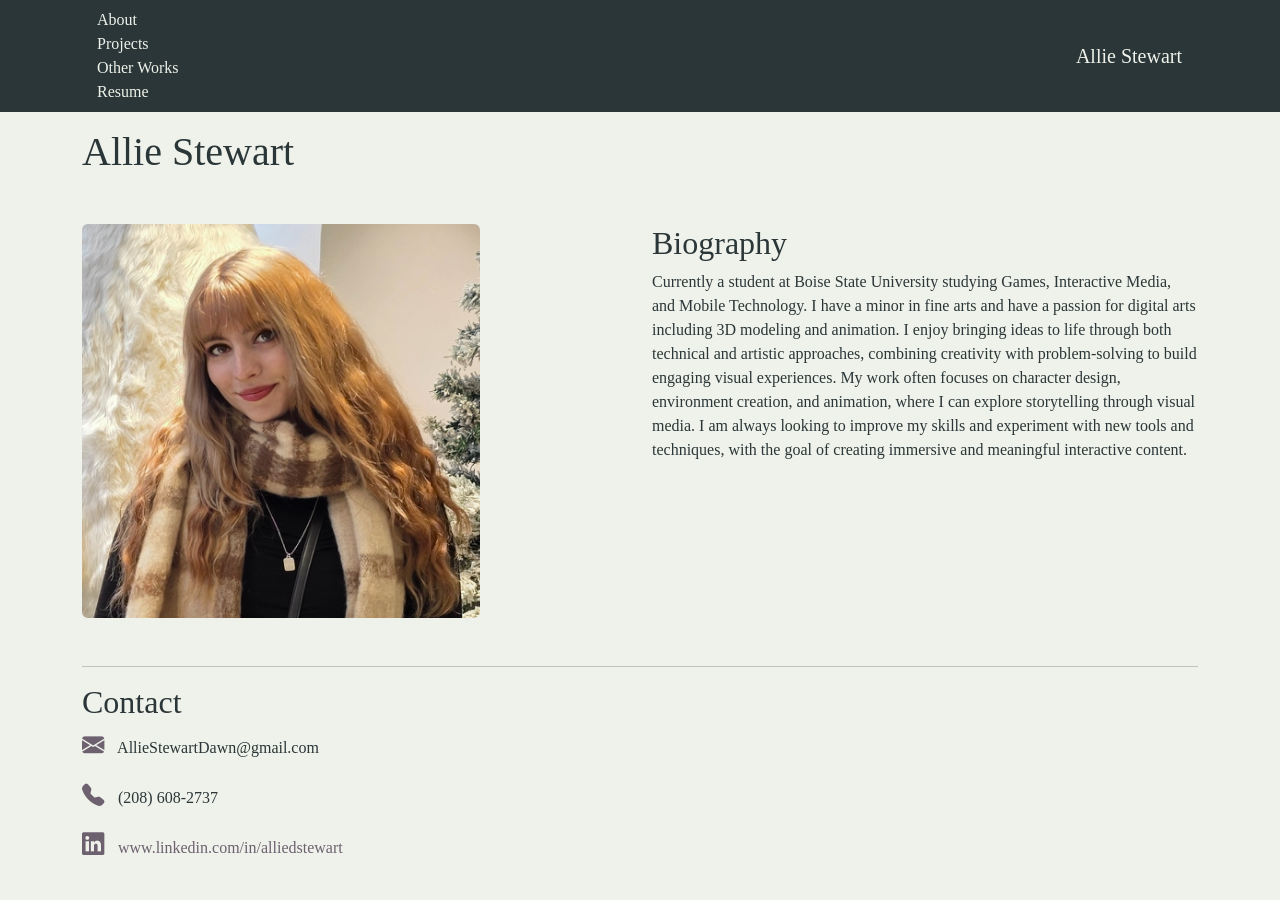
<file: index.html>
<!DOCTYPE html>
<html lang="en">

<head>
    <meta charset="UTF-8">
    <meta name="viewport" content="width=device-width, initial-scale=1">

    <title>Portfolio</title>

    <link href="https://cdn.jsdelivr.net/npm/bootstrap@5.3.0/dist/css/bootstrap.min.css" rel="stylesheet">
    <link rel="stylesheet" href="css/style.css">
    <link rel="stylesheet" href="https://cdn.jsdelivr.net/npm/bootstrap-icons@1.10.5/font/bootstrap-icons.css">
</head>

<body class="home-page">

    <!-- nav -->
    <nav class="navbar navbar-expand-lg fixed-top custom-nav">
        <div class="container">
            <div>
                <a class="nav-link" href="index.html">About</a>
                <a class="nav-link" href="school.html">Projects</a>
                <a class="nav-link" href="personal.html">Other Works</a>
                <a class="nav-link" href="resume.html">Resume</a>
            </div>
            <a class="navbar-brand ms-auto" href="index.html">Allie Stewart</a>
        </div>
    </nav>

    <div class="container mt-5">

        <h1>Allie Stewart</h1>

        <div class="row mt-5">
            <div class="col-md-6">
                <img src="images/profile.PNG" class="img-fluid rounded">
            </div>
            <div class="col-md-6">
                <h2>Biography</h2>
                <p>
                    Currently a student at Boise State University studying Games, Interactive Media, and Mobile
                    Technology. I have a minor in fine arts and have a passion for digital arts including 3D modeling
                    and animation. I enjoy bringing ideas to life through both technical and artistic approaches,
                    combining creativity with problem-solving to build engaging visual experiences. My work often
                    focuses on character design, environment creation, and animation, where I can explore storytelling
                    through visual media. I am always looking to improve my skills and experiment with new tools and
                    techniques, with the goal of creating immersive and meaningful interactive content.

                </p>
            </div>
        </div>

        <hr class="mt-5">

        <h2>Contact</h2>

        <p>
            <i class="bi bi-envelope-fill icon"></i>
            AllieStewartDawn@gmail.com
        </p>

        <p>
            <i class="bi bi-telephone-fill icon"></i>
            (208) 608-2737
        </p>

        <p>
            <i class="bi bi-linkedin icon"></i>
            <a href="https://www.linkedin.com/in/alliedstewart/" target="_blank">
                www.linkedin.com/in/alliedstewart
            </a>
        </p>
    </div>

    <script src="https://cdn.jsdelivr.net/npm/bootstrap@5.3.0/dist/js/bootstrap.bundle.min.js"></script>
</body>

</html>
</file>
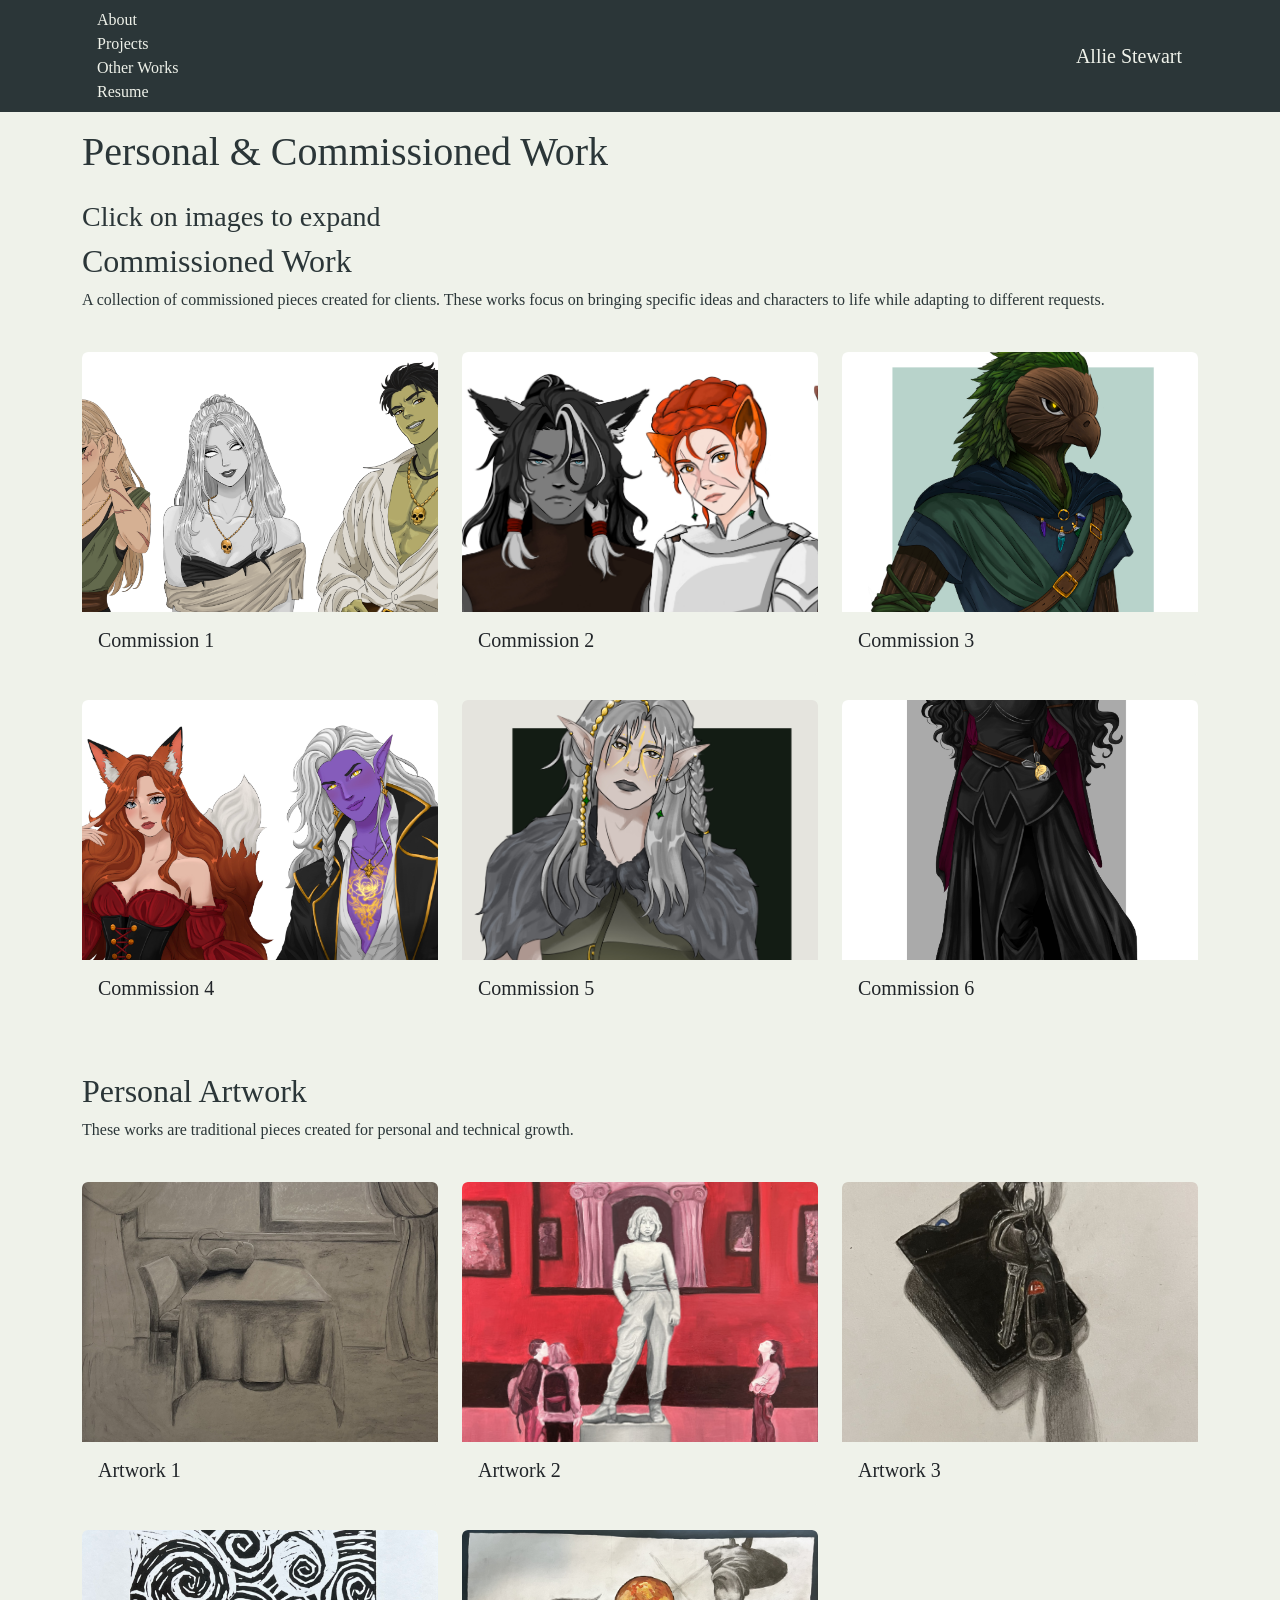
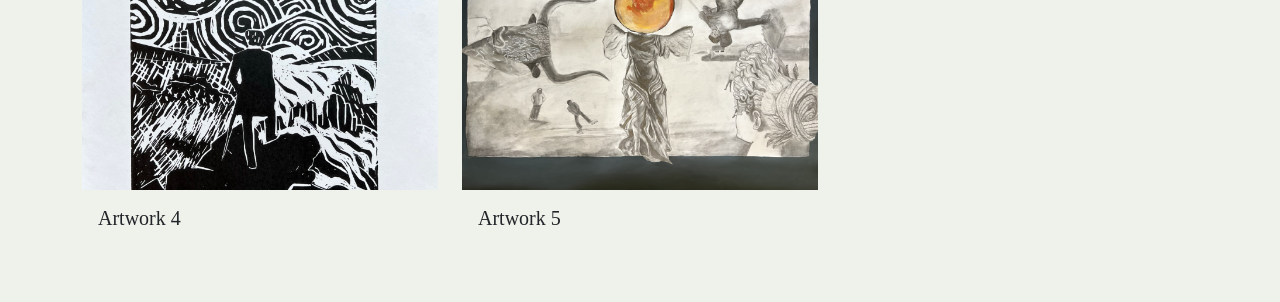
<file: personal.html>
<!DOCTYPE html>
<html lang="en">

<head>
    <meta charset="UTF-8">
    <meta name="viewport" content="width=device-width, initial-scale=1">

    <title>Personal Work</title>

    <link href="https://cdn.jsdelivr.net/npm/bootstrap@5.3.0/dist/css/bootstrap.min.css" rel="stylesheet">
    <link rel="stylesheet" href="css/style.css">
    <link rel="stylesheet" href="https://cdn.jsdelivr.net/npm/bootstrap-icons@1.10.5/font/bootstrap-icons.css">
</head>

<body>

    <!-- NAV -->
    <nav class="navbar navbar-expand-lg fixed-top custom-nav">
        <div class="container">
            <div>
                <a class="nav-link" href="index.html">About</a>
                <a class="nav-link" href="school.html">Projects</a>
                <a class="nav-link" href="personal.html">Other Works</a>
                <a class="nav-link" href="resume.html">Resume</a>
            </div>
            <a class="navbar-brand ms-auto" href="index.html">Allie Stewart</a>
        </div>
    </nav>

    <div class="container mt-5">

        <h1 class="mb-4">Personal & Commissioned Work</h1>
        <h3>Click on images to expand</h3>

        <!-- ================= COMMISSIONS ================= -->
        <section class="mb-5">
            <h2>Commissioned Work</h2>
            <p>
                A collection of commissioned pieces created for clients. These works focus on bringing
                specific ideas and characters to life while adapting to different requests.
            </p>

            <div class="row g-4 mt-3">

                <div class="col-md-4">
                    <div class="card">
                        <div class="img-hover">
                            <img src="images/commisions1.JPG" class="card-img-top">
                        </div>
                        <div class="card-body">
                            <h5>Commission 1</h5>
                        </div>
                    </div>
                </div>

                <div class="col-md-4">
                    <div class="card">
                        <div class="img-hover">
                            <img src="images/commisions2.jpg" class="card-img-top">
                        </div>
                        <div class="card-body">
                            <h5>Commission 2</h5>
                        </div>
                    </div>
                </div>

                <div class="col-md-4">
                    <div class="card">
                        <div class="img-hover">
                            <img src="images/commisions3.jpg" class="card-img-top">
                        </div>
                        <div class="card-body">
                            <h5>Commission 3</h5>
                        </div>
                    </div>
                </div>

                <div class="col-md-4">
                    <div class="card">
                        <div class="img-hover">
                            <img src="images/commisions4.jpg" class="card-img-top">
                        </div>
                        <div class="card-body">
                            <h5>Commission 4</h5>
                        </div>
                    </div>
                </div>
                <div class="col-md-4">
                    <div class="card">
                        <div class="img-hover">
                            <img src="images/commision5.jpg" class="card-img-top">
                        </div>
                        <div class="card-body">
                            <h5>Commission 5</h5>
                        </div>
                    </div>
                </div>
                <div class="col-md-4">
                    <div class="card">
                        <div class="img-hover">
                            <img src="images/commision6.jpg" class="card-img-top">
                        </div>
                        <div class="card-body">
                            <h5>Commission 6</h5>
                        </div>
                    </div>
                </div>

            </div>
        </section>

        <!-- ================= PERSONAL WORK ================= -->
        <section class="mb-5">
            <h2>Personal Artwork</h2>
            <p>
                These works are traditional pieces created for personal and technical growth.
            </p>
            <div class="row g-4 mt-3">

                <div class="col-md-4">
                    <div class="card">
                        <div class="img-hover">
                            <img src="images/personal1.jpg" class="card-img-top">
                        </div>
                        <div class="card-body">
                            <h5>Artwork 1</h5>
                        </div>
                    </div>
                </div>

                <div class="col-md-4">
                    <div class="card">
                        <div class="img-hover">
                            <img src="images/personal2.jpg" class="card-img-top">
                        </div>
                        <div class="card-body">
                            <h5>Artwork 2</h5>
                        </div>
                    </div>
                </div>

                <div class="col-md-4">
                    <div class="card">
                        <div class="img-hover">
                            <img src="images/personal3.jpg" class="card-img-top">
                        </div>
                        <div class="card-body">
                            <h5>Artwork 3</h5>
                        </div>
                    </div>
                </div>

                <div class="col-md-4">
                    <div class="card">
                        <div class="img-hover">
                            <img src="images/personal4.JPG" class="card-img-top">
                        </div>
                        <div class="card-body">
                            <h5>Artwork 4</h5>
                        </div>
                    </div>
                </div>
                <div class="col-md-4">
                    <div class="card">
                        <div class="img-hover">
                            <img src="images/personal5.jpg" class="card-img-top">
                        </div>
                        <div class="card-body">
                            <h5>Artwork 5</h5>
                        </div>
                    </div>
                </div>

            </div>
        </section>

    </div>

    <!-- LIGHTBOX -->
    <div id="lightbox" class="lightbox" aria-hidden="true" role="dialog" aria-label="Expanded artwork view">
        <button id="lightboxClose" class="lightbox-close" aria-label="Close image viewer">&times;</button>
        <img id="lightboxImage" class="lightbox-image" alt="Expanded artwork">
    </div>

    <script>
        const lightbox = document.getElementById('lightbox');
        const lightboxImage = document.getElementById('lightboxImage');
        const lightboxClose = document.getElementById('lightboxClose');
        const galleryImages = document.querySelectorAll('.img-hover img');

        const closeLightbox = () => {
            lightbox.classList.remove('show');
            lightbox.setAttribute('aria-hidden', 'true');
            document.body.classList.remove('lightbox-open');
        };

        galleryImages.forEach(img => {
            img.addEventListener('click', () => {
                lightboxImage.src = img.src;
                lightboxImage.alt = img.alt || 'Expanded artwork';
                lightbox.classList.add('show');
                lightbox.setAttribute('aria-hidden', 'false');
                document.body.classList.add('lightbox-open');
            });
        });

        lightboxClose.addEventListener('click', closeLightbox);

        lightbox.addEventListener('click', (event) => {
            if (event.target === lightbox) {
                closeLightbox();
            }
        });

        window.addEventListener('keydown', (event) => {
            if (event.key === 'Escape' && lightbox.classList.contains('show')) {
                closeLightbox();
            }
        });
    </script>

    <script src="https://cdn.jsdelivr.net/npm/bootstrap@5.3.0/dist/js/bootstrap.bundle.min.js"></script>
</body>

</html>
</file>
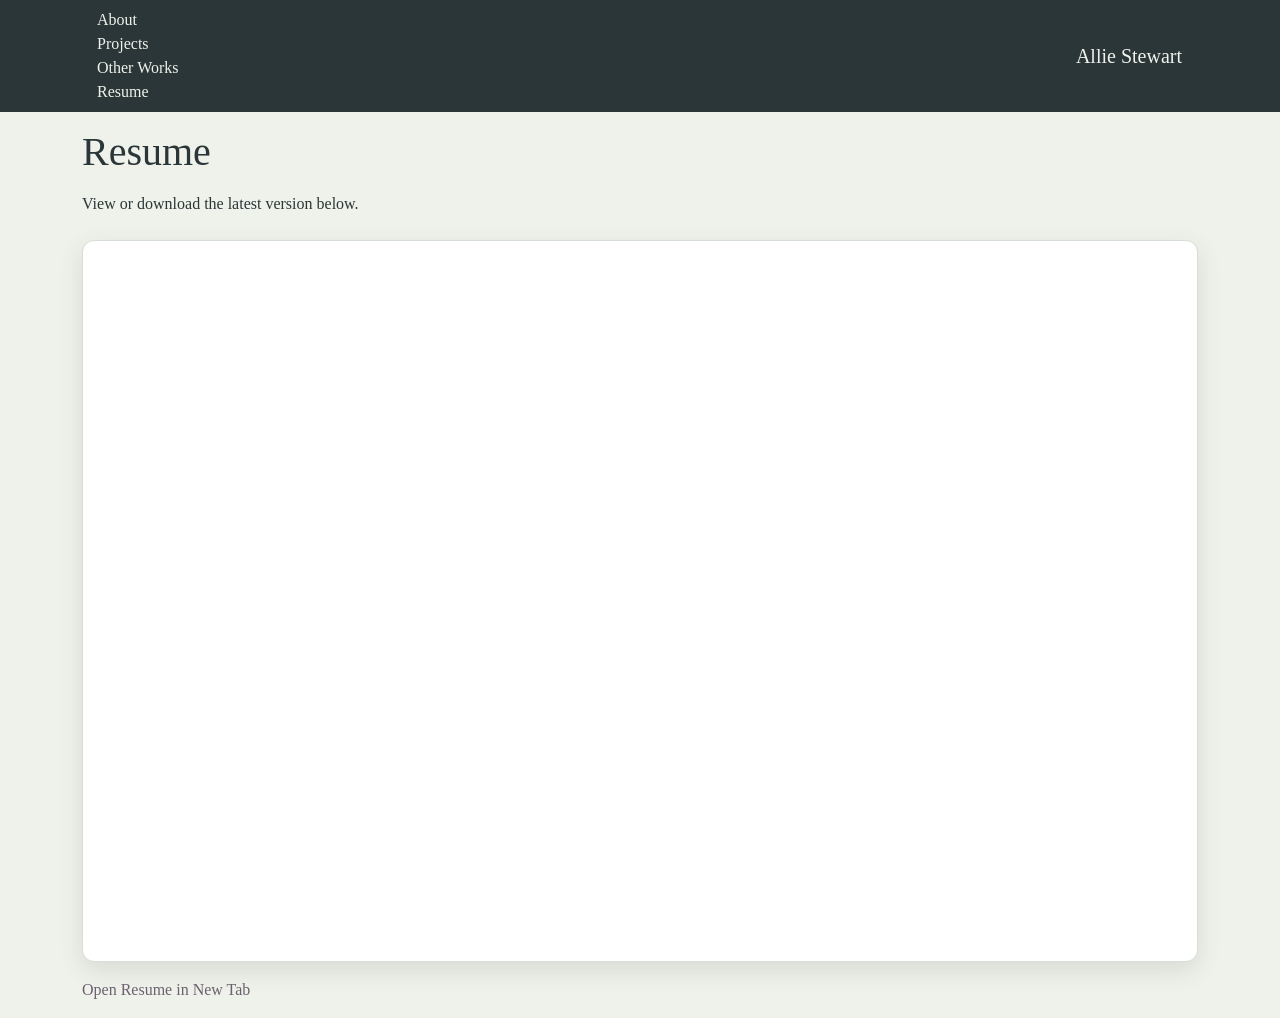
<file: resume.html>
<!DOCTYPE html>
<html lang="en">

<head>
    <meta charset="UTF-8">
    <meta name="viewport" content="width=device-width, initial-scale=1">

    <title>Resume</title>

    <link href="https://cdn.jsdelivr.net/npm/bootstrap@5.3.0/dist/css/bootstrap.min.css" rel="stylesheet">
    <link rel="stylesheet" href="css/style.css">
    <link rel="stylesheet" href="https://cdn.jsdelivr.net/npm/bootstrap-icons@1.10.5/font/bootstrap-icons.css">
</head>

<body>

    <nav class="navbar navbar-expand-lg fixed-top custom-nav">
        <div class="container">
            <div>
                <a class="nav-link" href="index.html">About</a>
                <a class="nav-link" href="school.html">Projects</a>
                <a class="nav-link" href="personal.html">Other Works</a>
                <a class="nav-link" href="resume.html">Resume</a>
            </div>
            <a class="navbar-brand ms-auto" href="index.html">Allie Stewart</a>
        </div>
    </nav>

    <div class="container mt-5">
        <h1 class="mb-3">Resume</h1>
        <p class="mb-4">View or download the latest version below.</p>

        <div class="resume-wrapper">
            <iframe class="resume-frame" src="images/resume.pdf" title="Allie Stewart Resume"></iframe>
        </div>

        <p class="mt-3">
            <a href="images/resume.pdf" target="_blank" rel="noopener noreferrer">Open Resume in New Tab</a>
        </p>
    </div>

    <script src="https://cdn.jsdelivr.net/npm/bootstrap@5.3.0/dist/js/bootstrap.bundle.min.js"></script>
</body>

</html>
</file>
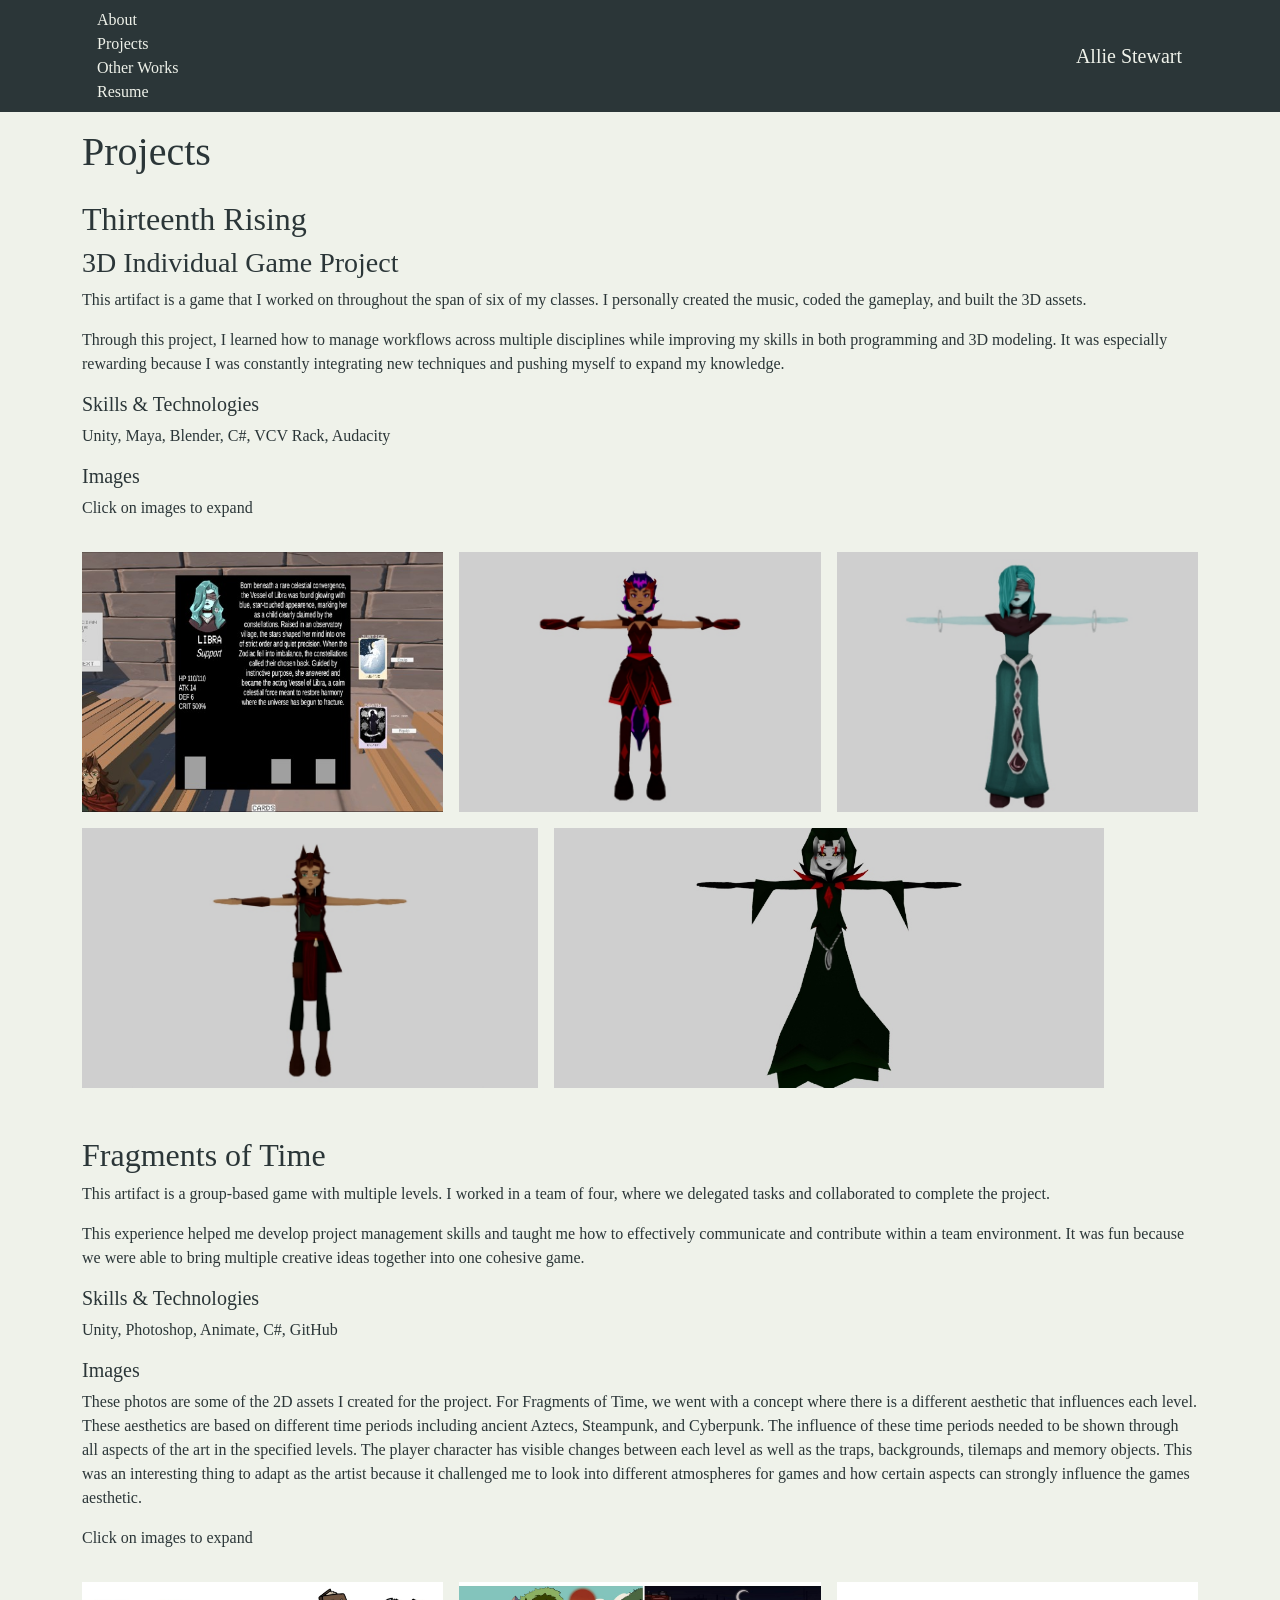
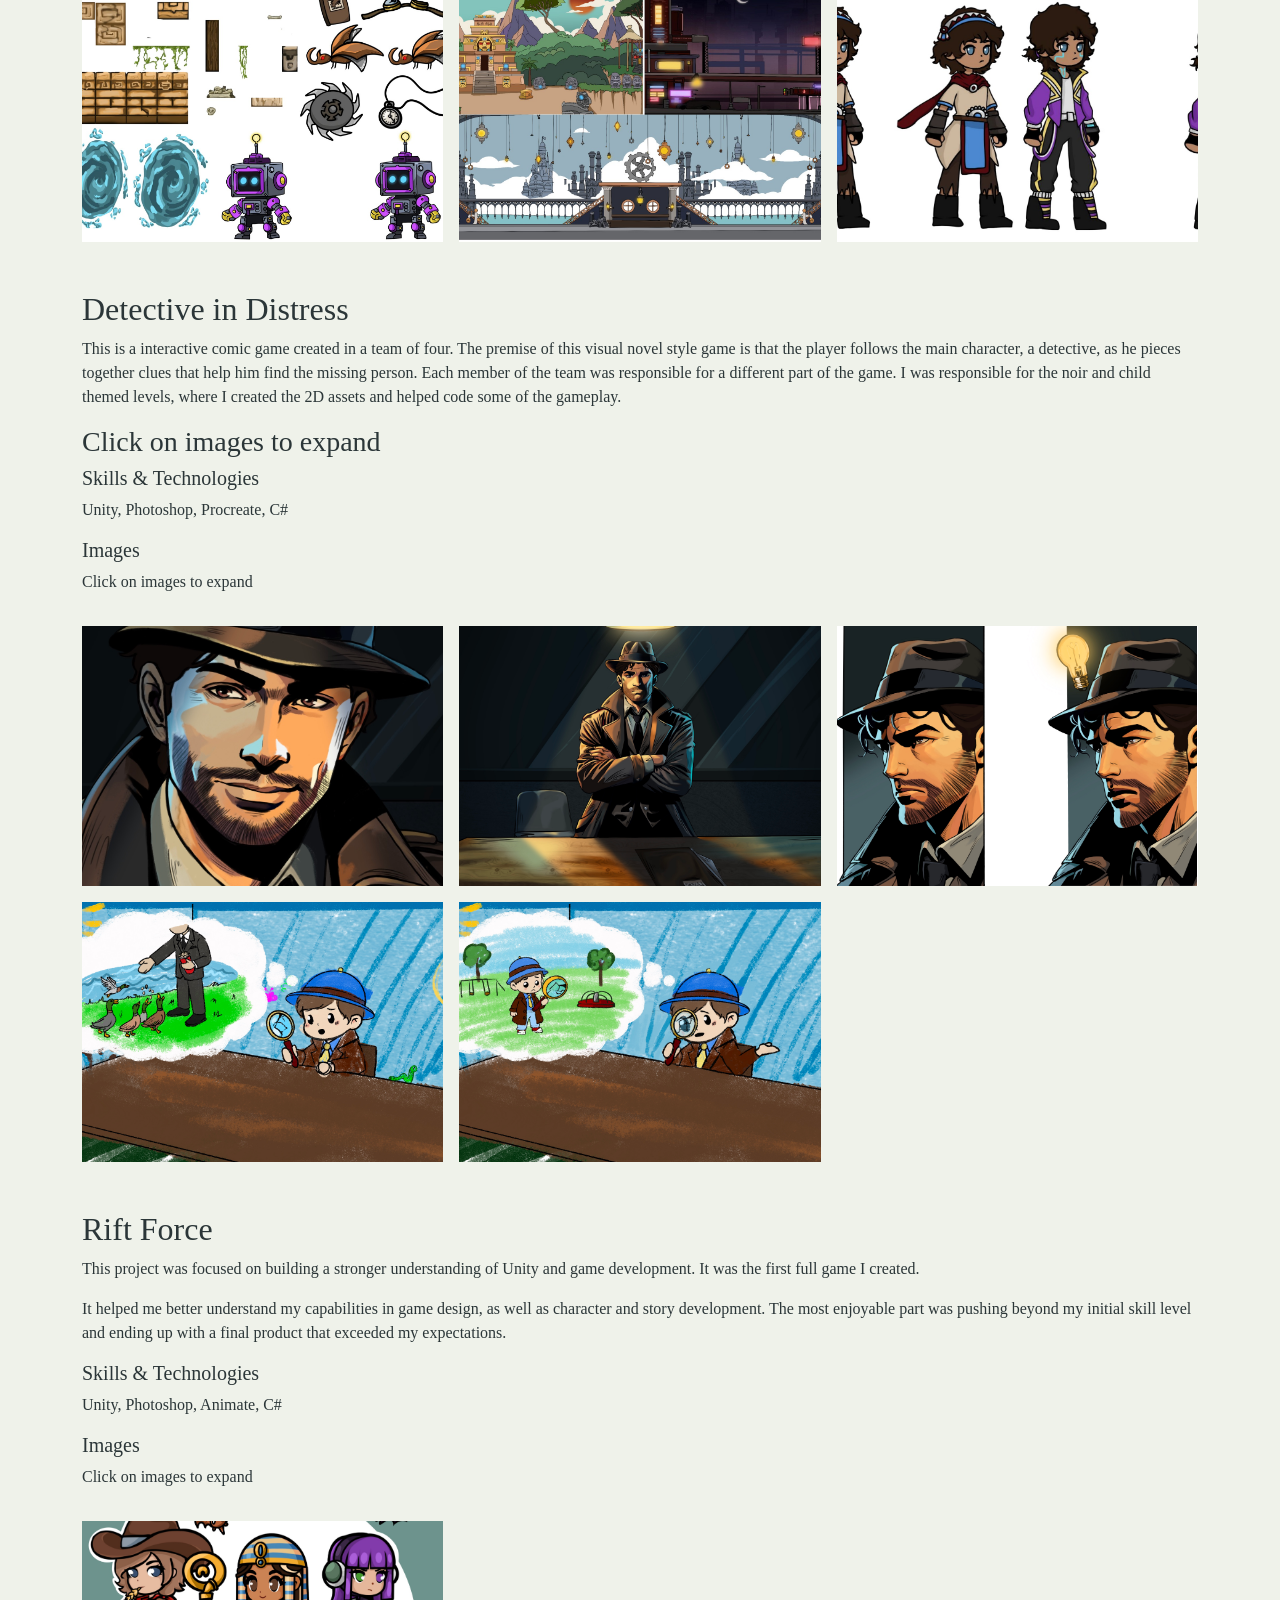
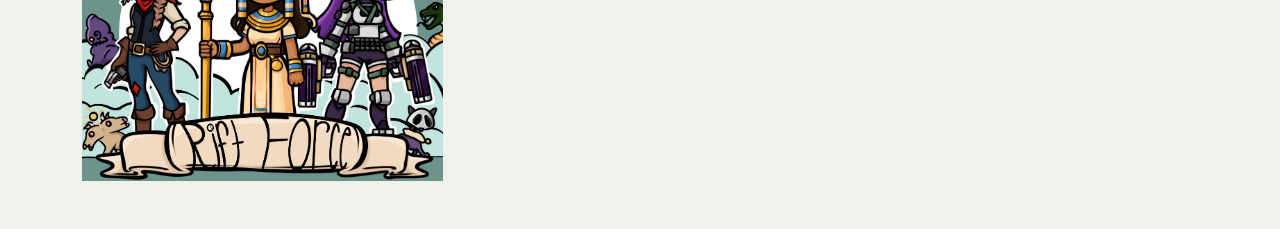
<file: school.html>
<!DOCTYPE html>
<html lang="en">

<head>
    <meta charset="UTF-8">
    <meta name="viewport" content="width=device-width, initial-scale=1">

    <title>Projects</title>

    <link href="https://cdn.jsdelivr.net/npm/bootstrap@5.3.0/dist/css/bootstrap.min.css" rel="stylesheet">
    <link rel="stylesheet" href="css/style.css">
    <link rel="stylesheet" href="https://cdn.jsdelivr.net/npm/bootstrap-icons@1.10.5/font/bootstrap-icons.css">
</head>

<body>

    <!-- NAV -->
    <nav class="navbar navbar-expand-lg fixed-top custom-nav">
        <div class="container">
            <div>
                <a class="nav-link" href="index.html">About</a>
                <a class="nav-link" href="school.html">Projects</a>
                <a class="nav-link" href="personal.html">Other Works</a>
                <a class="nav-link" href="resume.html">Resume</a>
            </div>
            <a class="navbar-brand ms-auto" href="index.html">Allie Stewart</a>
        </div>
    </nav>

    <div class="container mt-5">

        <h1 class="mb-4">Projects</h1>

        <!-- ================= PROJECT 1 ================= -->
        <section class="mb-5">
            <h2>Thirteenth Rising</h2>
            <h3>3D Individual Game Project</h3>

            <p>
                This artifact is a game that I worked on throughout the span of six of my classes.
                I personally created the music, coded the gameplay, and built the 3D assets.
            </p>

            <p>
                Through this project, I learned how to manage workflows across multiple disciplines
                while improving my skills in both programming and 3D modeling. It was especially
                rewarding because I was constantly integrating new techniques and pushing myself
                to expand my knowledge.
            </p>

            <h5>Skills & Technologies</h5>
            <p>Unity, Maya, Blender, C#, VCV Rack, Audacity</p>

            <h5>
                Images
            </h5>
            <p>Click on images to expand</p>
            <div class="row g-3 mt-3">
                <div class="col-md-4 img-hover">
                    <img src="images/Picture1.jpg" class="img-fluid">
                </div>
                <div class="col-md-4 img-hover">
                    <img src="images/scorpio.jpg" class="img-fluid">
                </div>
                <div class="col-md-4 img-hover">
                    <img src="images/Libra.jpg" class="img-fluid">
                </div>
                <div class="col-md-5 img-hover">
                    <img src="images/Sag.jpg" class="img-fluid">
                </div>
                <div class="col-md-6 img-hover">
                    <img src="images/priestess.jpg" class="img-fluid">
                </div>
            </div>

        </section>

        <!-- ================= PROJECT 2 ================= -->
        <section class="mb-5">
            <h2>Fragments of Time</h2>

            <p>
                This artifact is a group-based game with multiple levels. I worked in a team of four,
                where we delegated tasks and collaborated to complete the project.
            </p>

            <p>
                This experience helped me develop project management skills and taught me how to
                effectively communicate and contribute within a team environment. It was fun because
                we were able to bring multiple creative ideas together into one cohesive game.
            </p>

            <h5>Skills & Technologies</h5>
            <p>Unity, Photoshop, Animate, C#, GitHub</p>

            <h5>Images</h5>
            <p>These photos are some of the 2D assets I created for the project.
                For Fragments of Time, we went with a concept where there is a different aesthetic that influences each
                level. These aesthetics are based on different time periods including ancient Aztecs, Steampunk, and
                Cyberpunk. The influence of these time periods needed to be shown through all aspects of the art in the
                specified levels. The player character has visible changes between each level as well as the traps,
                backgrounds, tilemaps and memory objects. This was an interesting thing to adapt as the artist because
                it challenged me to look into different atmospheres for games and how certain aspects can strongly
                influence the games aesthetic.
            </p>
            <p>Click on images to expand</p>


            <div class="row g-3 mt-3">
                <div class="col-md-4 img-hover">
                    <img src="images/Fragments2.jpg" class="img-fluid">
                </div>
                <div class="col-md-4 img-hover">
                    <img src="images/Fragments3.jpg" class="img-fluid">
                </div>
                <div class="col-md-4 img-hover">
                    <img src="images/fragments4.jpg" class="img-fluid">
                </div>
            </div>

        </section>



        <!-- ================= PROJECT 3 ================= -->
        <section class="mb-5">
            <h2>Detective in Distress</h2>

            <p>
                This is a interactive comic game created in a team of four. The premise of this visual novel style game
                is that the player follows the main
                character, a detective, as he pieces together clues that help him find the missing person. Each member
                of the team was responsible for a different part of the game. I was responsible for the noir and child
                themed levels, where I created the 2D assets and helped code some of the gameplay.
            </p>

            <p>
            </p>
            <h3>Click on images to expand</h3>

            <h5>Skills & Technologies</h5>
            <p>Unity, Photoshop, Procreate, C#</p>

            <h5>Images</h5>
            <p>Click on images to expand</p>
            <div class="row g-3 mt-3">
                <div class="col-md-4 img-hover">
                    <img src="images/DID5.jpg" class="img-fluid">
                </div>
                <div class="col-md-4 img-hover">
                    <img src="images/DID2.jpg" class="img-fluid">
                </div>
                <div class="col-md-4 img-hover">
                    <img src="images/DID3.jpg" class="img-fluid">
                </div>
                <div class="col-md-4 img-hover">
                    <img src="images/DID4.jpg" class="img-fluid">
                </div>
                <div class="col-md-4 img-hover">
                    <img src="images/DID1.jpg" class="img-fluid">
                </div>
            </div>

        </section>

        <!-- ================= PROJECT 4 ================= -->
        <section class="mb-5">
            <h2>Rift Force</h2>

            <p>
                This project was focused on building a stronger understanding of Unity and game development.
                It was the first full game I created.
            </p>

            <p>
                It helped me better understand my capabilities in game design, as well as character and story
                development. The most enjoyable part was pushing beyond my initial skill level and ending up
                with a final product that exceeded my expectations.
            </p>

            <h5>Skills & Technologies</h5>
            <p>Unity, Photoshop, Animate, C#</p>

            <h5>Images</h5>
            <p>Click on images to expand</p>

            <div class="row g-3 mt-3">
                <div class="col-md-4 img-hover">
                    <img src="images/riftforce.jpg" class="img-fluid">
                </div>
            </div>

        </section>

    </div>

    <!-- LIGHTBOX -->
    <div id="lightbox" class="lightbox" aria-hidden="true" role="dialog" aria-label="Expanded project image">
        <button id="lightboxClose" class="lightbox-close" aria-label="Close image viewer">&times;</button>
        <img id="lightboxImage" class="lightbox-image" alt="Expanded project image">
    </div>

    <script>
        const lightbox = document.getElementById('lightbox');
        const lightboxImage = document.getElementById('lightboxImage');
        const lightboxClose = document.getElementById('lightboxClose');
        const galleryImages = document.querySelectorAll('.img-hover img');

        const closeLightbox = () => {
            lightbox.classList.remove('show');
            lightbox.setAttribute('aria-hidden', 'true');
            document.body.classList.remove('lightbox-open');
        };

        galleryImages.forEach(img => {
            img.addEventListener('click', () => {
                lightboxImage.src = img.src;
                lightboxImage.alt = img.alt || 'Expanded project image';
                lightbox.classList.add('show');
                lightbox.setAttribute('aria-hidden', 'false');
                document.body.classList.add('lightbox-open');
            });
        });

        lightboxClose.addEventListener('click', closeLightbox);

        lightbox.addEventListener('click', (event) => {
            if (event.target === lightbox) {
                closeLightbox();
            }
        });

        window.addEventListener('keydown', (event) => {
            if (event.key === 'Escape' && lightbox.classList.contains('show')) {
                closeLightbox();
            }
        });
    </script>

    <script src="https://cdn.jsdelivr.net/npm/bootstrap@5.3.0/dist/js/bootstrap.bundle.min.js"></script>

</body>

</html>
</file>
<file: css/style.css>
body {
    background-color: #EFF2EA;
    color: #2B3638;
    font-family: "American Typewriter", Georgia, serif;
    padding-top: 80px;
}

.home-page {
    padding-top: 80px;
}

.custom-nav {
    background-color: #2B3638;
}

.custom-nav .nav-link,
.navbar-brand {
    color: #EFF2EA;
    margin-left: 15px;
    transition: 0.3s;
}

.custom-nav .nav-link:hover {
    color: #91949A;
}

.parallax {
    background-image: url("../images/hero.jpg");
    height: 400px;
    background-attachment: fixed;
    background-position: center;
    background-size: cover;
}

.card {
    border: none;
    background-color: #EFF2EA;
    overflow: hidden;
    transition: 0.3s;
}

.card:hover {
    transform: scale(1.03);
    box-shadow: 0 10px 25px rgba(43, 54, 56, 0.25);
}

.img-hover img {
    display: block;
    width: 100%;
    height: 260px;
    object-fit: cover;
    transition: transform 0.4s ease;
    cursor: zoom-in;
}

.img-hover:hover img {
    transform: scale(1.1);
}

.icon {
    font-size: 1.4rem;
    margin-right: 10px;
    color: #6D6170;
    transition: 0.3s;
}

.icon:hover {
    color: #2B3638;
}

a {
    color: #6D6170;
    text-decoration: none;
    transition: 0.3s;
}

a:hover {
    color: #2B3638;
}

.lightbox {
    position: fixed;
    inset: 0;
    display: flex;
    align-items: center;
    justify-content: center;
    background: rgba(43, 54, 56, 0.9);
    /* using palette dark */
    opacity: 0;
    pointer-events: none;
    transition: opacity 0.25s ease;
    z-index: 2000;
    padding: 24px;
}

.lightbox.show {
    opacity: 1;
    pointer-events: auto;
}

.lightbox-image {
    max-width: min(95vw, 1100px);
    max-height: 88vh;
    width: auto;
    height: auto;
    border-radius: 10px;
    box-shadow: 0 18px 45px rgba(43, 54, 56, 0.45);
    transform: scale(0.92);
    transition: transform 0.25s ease;
}

.lightbox.show .lightbox-image {
    transform: scale(1);
}

.lightbox-close {
    position: absolute;
    top: 16px;
    right: 20px;
    border: none;
    background: transparent;
    color: #EFF2EA;
    font-size: 2.1rem;
    line-height: 1;
    cursor: pointer;
    padding: 6px 10px;
}

.lightbox-close:hover {
    opacity: 0.8;
}

body.lightbox-open {
    overflow: hidden;
}

.resume-wrapper {
    background: #ffffff;
    border: 1px solid #d7ddd7;
    border-radius: 12px;
    box-shadow: 0 8px 24px rgba(43, 54, 56, 0.12);
    overflow: hidden;
}

.resume-frame {
    display: block;
    width: 100%;
    height: 80vh;
    border: 0;
}

html {
    scroll-behavior: smooth;
}
</file>
